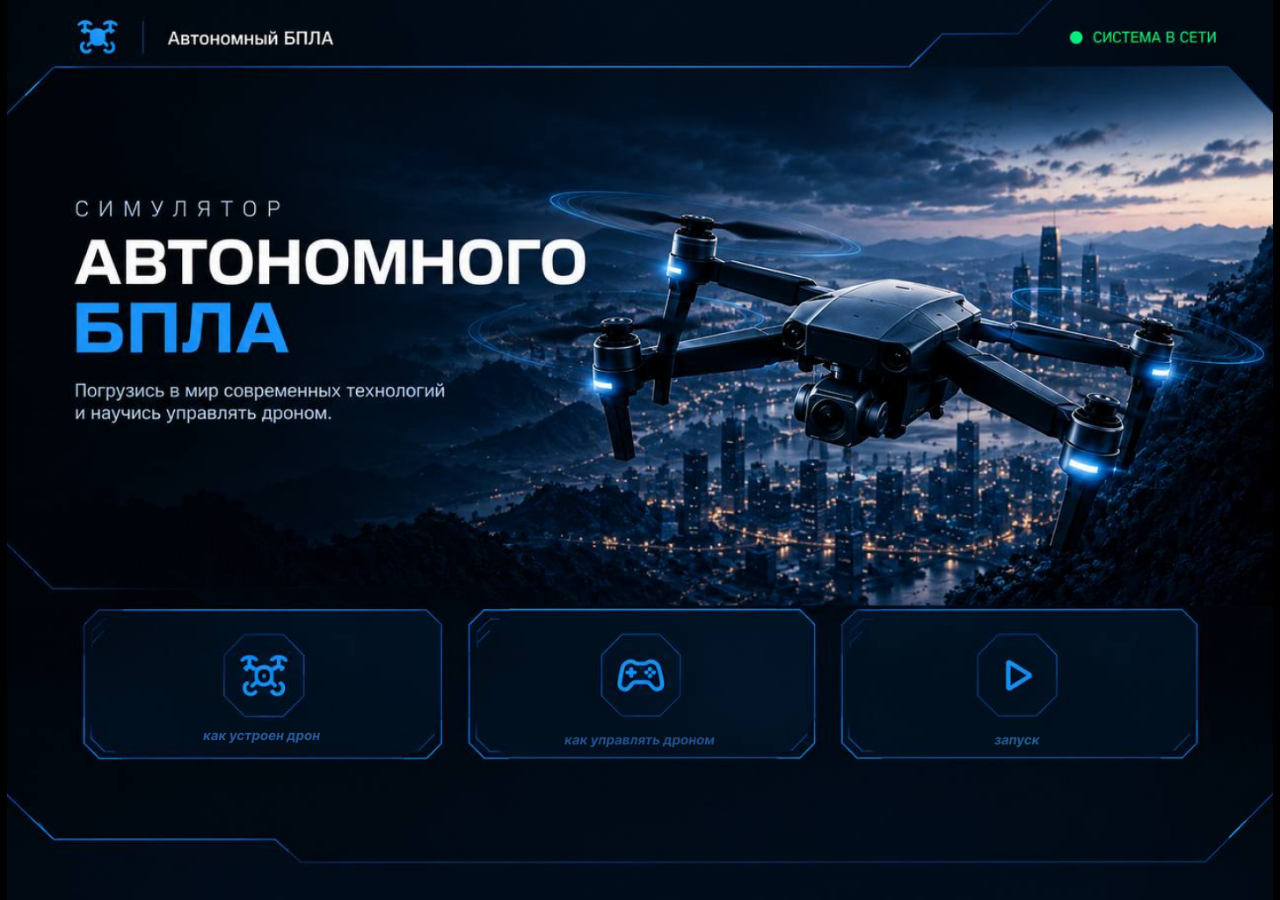
<file: index.html>
<!DOCTYPE html>
<html lang="ru">
<head>
    <meta charset="UTF-8">
    <meta name="viewport" content="width=device-width, initial-scale=1.0">
    <title>Автономный БПЛА</title>
    <link rel="stylesheet" href="static/style.css">
</head>
<body class="hero-page">

    <div class="hero-wrapper">

        <img class="hero-image"
             src="static/images/hero.jpg"
             alt="Автономный БПЛА">

        <a href="device.html" class="hero-btn hero-btn-1"></a>
        <a href="tutorial.html" class="hero-btn hero-btn-2"></a>
        <a href="simulator.html" class="hero-btn hero-btn-3"></a>

    </div>

</body>
</html>
</file>
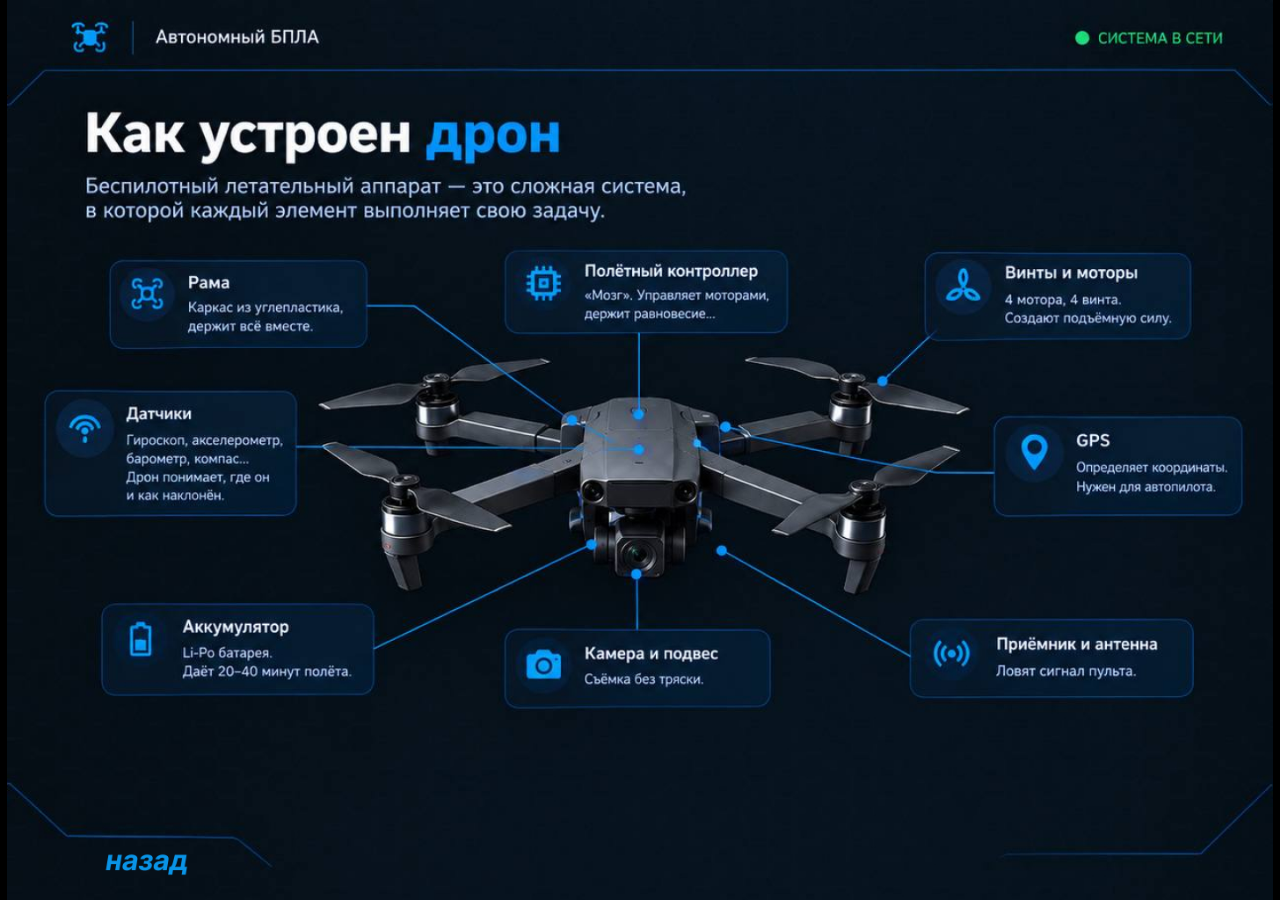
<file: device.html>
<!DOCTYPE html>
<html lang="ru">
<head>
    <meta charset="UTF-8">
    <meta name="viewport" content="width=device-width, initial-scale=1.0">
    <title>Как устроен дрон</title>
    <link rel="stylesheet" href="style.css">
</head>
<body class="fullscreen-page">
    <div class="fullscreen-wrapper">
        <img class="fullscreen-image"
             src="device.jpg"
             alt="Как устроен дрон">
        <a href="index.html" class="image-btn image-btn-back"></a>
    </div>
</body>
</html>
</file>
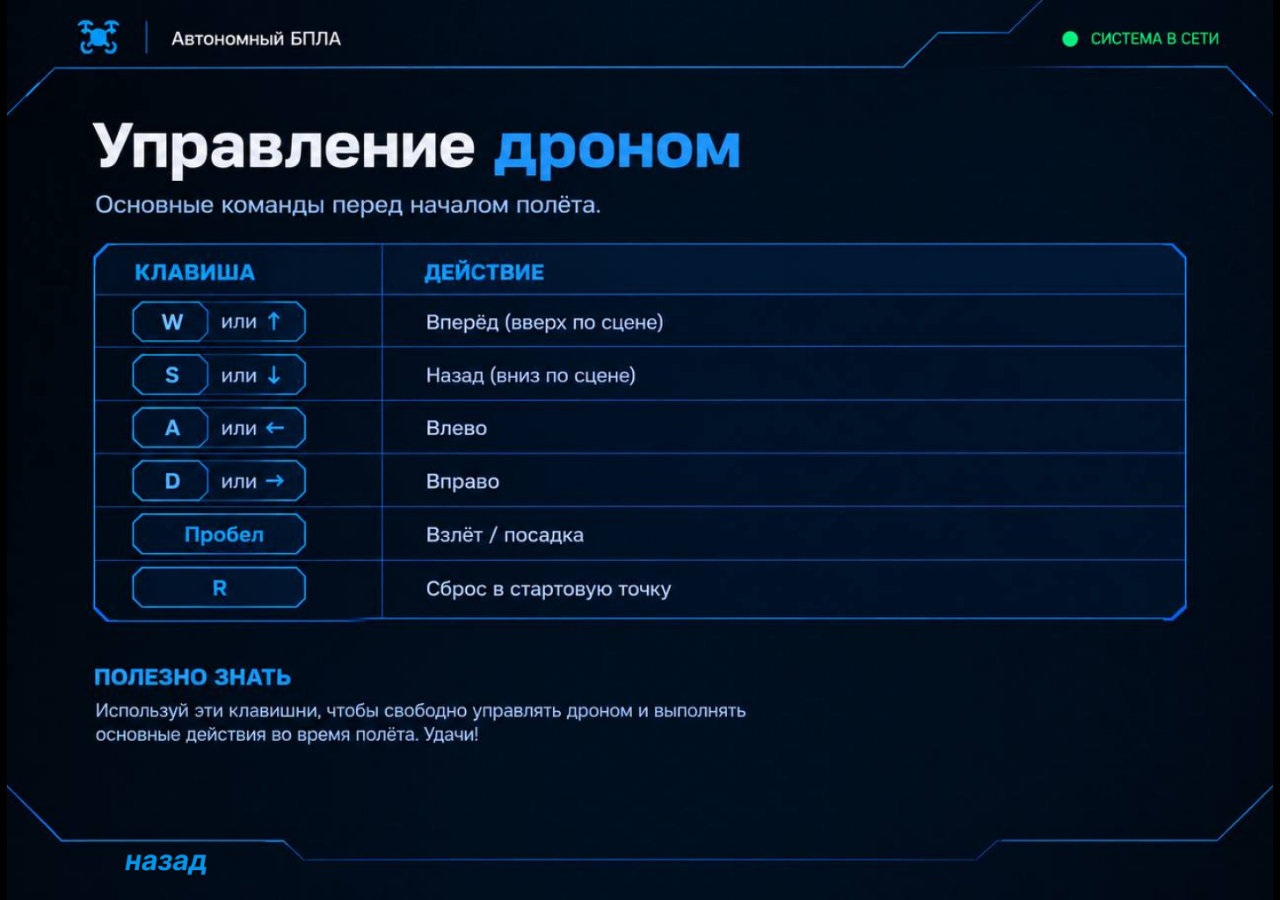
<file: tutorial.html>
<!DOCTYPE html>
<html lang="ru">
<head>
    <meta charset="UTF-8">
    <meta name="viewport" content="width=device-width, initial-scale=1.0">
    <title>Как управлять дроном</title>
    <link rel="stylesheet" href="style.css">
</head>
<body class="fullscreen-page">
    <div class="fullscreen-wrapper">
        <img class="fullscreen-image"
             src="tutorial.jpg"
             alt="Как управлять дроном">
        <a href="index.html" class="image-btn image-btn-back"></a>
    </div>
</body>
</html>
</file>
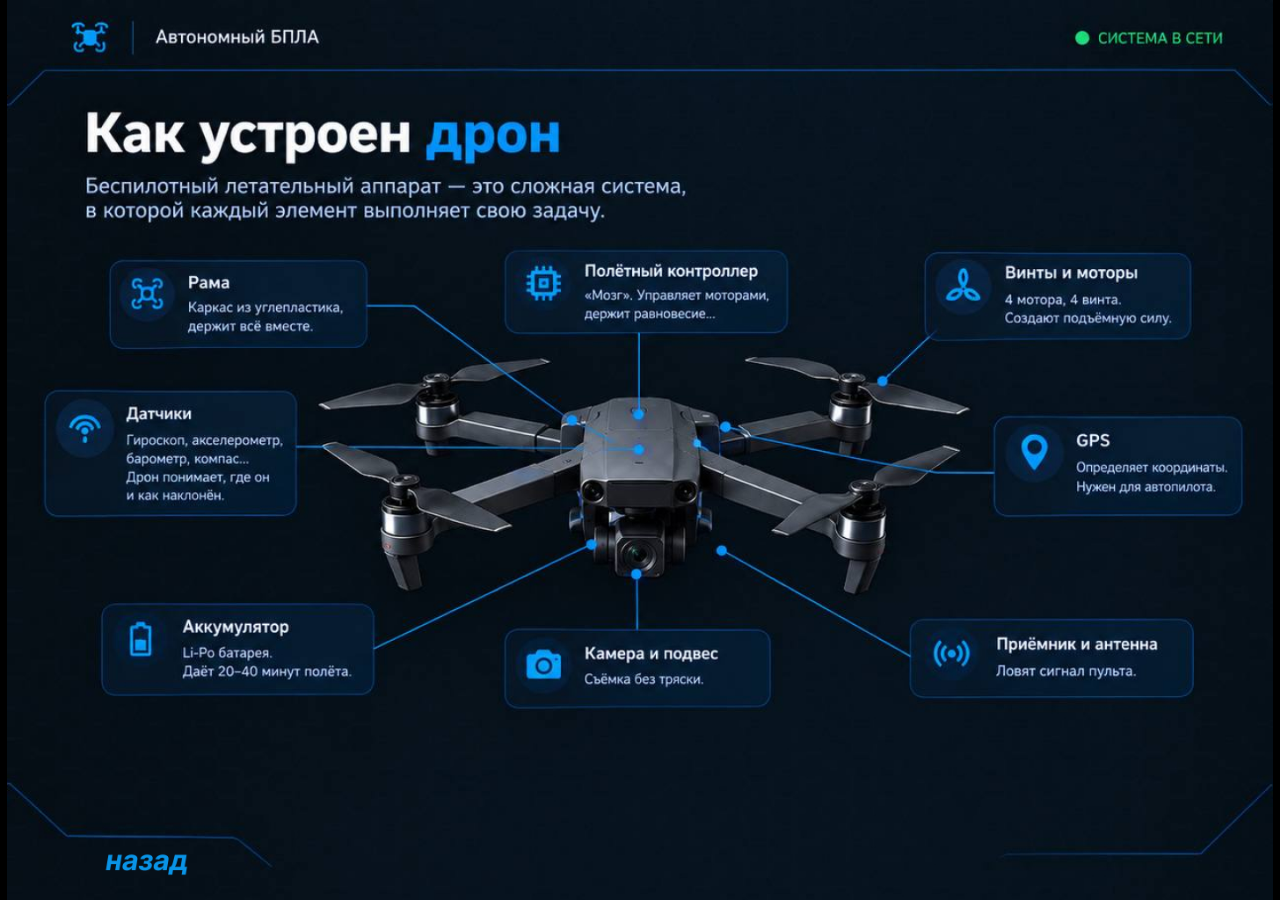
<file: templates/device.html>
<!DOCTYPE html>
<html lang="ru">
<head>
    <meta charset="UTF-8">
    <meta name="viewport" content="width=device-width, initial-scale=1.0">
    <title>Как устроен дрон</title>
    <style>
        * { margin: 0; padding: 0; box-sizing: border-box; }
        body {
            background: #000;
            display: flex;
            align-items: center;
            justify-content: center;
            height: 100vh;
            width: 100vw;
            overflow: hidden;
        }
        .img-container {
            position: relative;
            width: 100%;
            height: 100%;
            max-width: calc(100vh * 1440 / 1024);
            max-height: 100vh;
            aspect-ratio: 1440 / 1024;
        }
        .img-container img {
            width: 100%;
            height: 100%;
            object-fit: fill;
            display: block;
        }
        .back-btn {
            position: absolute;
            left: 4%;
            bottom: 1%;
            width: 14%;
            height: 6%;
            cursor: pointer;
            border-radius: 12px;
        }
        .back-btn:hover {
            background: rgba(85, 214, 107, 0.2);
        }
    </style>
</head>
<body>
    <div class="img-container">
        <img src="/static/images/device.jpg" alt="Как устроен дрон">
        <a href="/" class="back-btn"></a>
    </div>
</body>
</html>
</file>
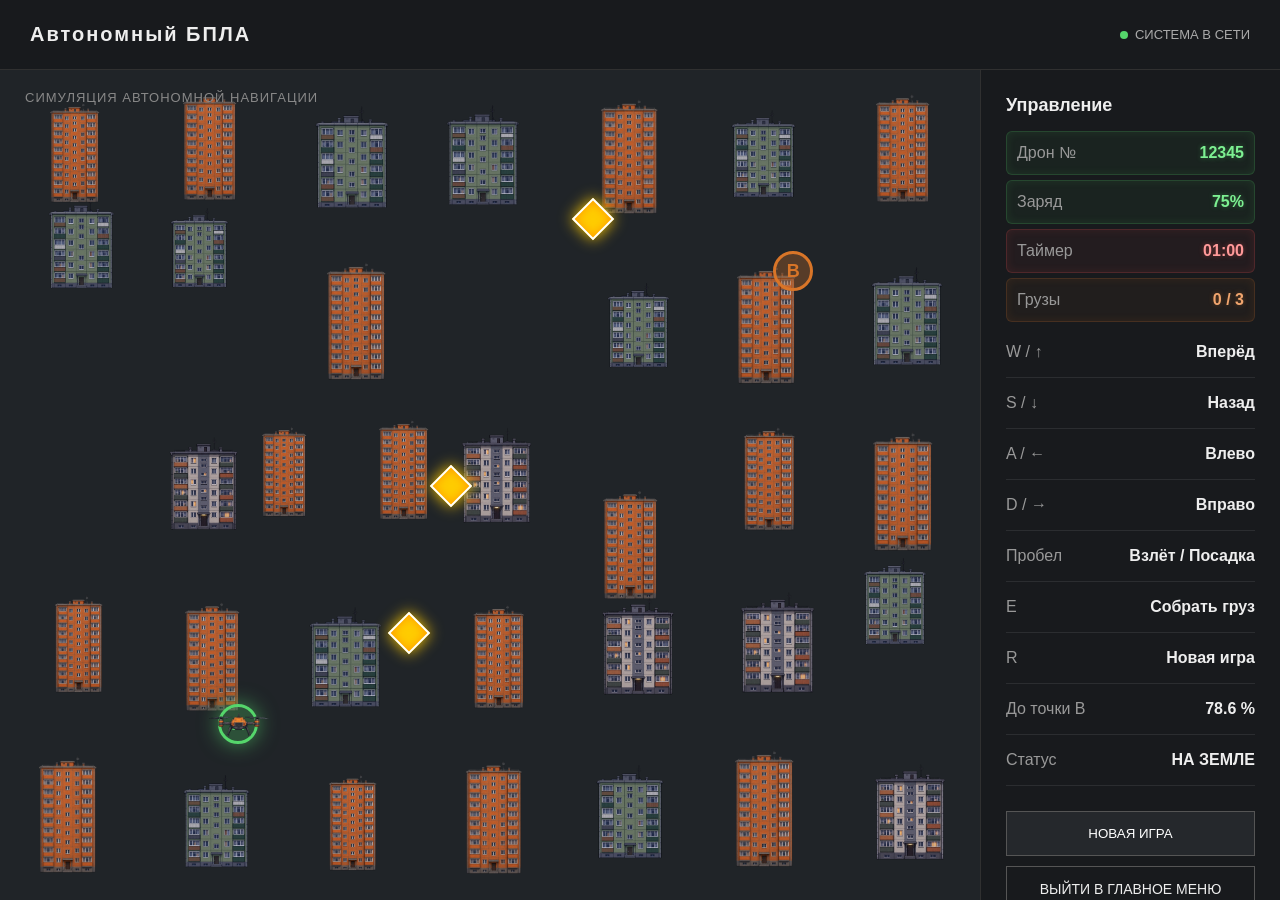
<file: templates/simulator.html>
<!DOCTYPE html>
<html lang="ru">
<head>
    <meta charset="UTF-8">
    <meta name="viewport" content="width=device-width, initial-scale=1.0">
    <title>Симулятор — Автономный БПЛА</title>
    <link rel="stylesheet" href="/static/style.css">
</head>
<body class="sim-page">

<header>
    <a href="/" class="logo">Автономный БПЛА</a>
    <div class="status"><span class="dot"></span>СИСТЕМА В СЕТИ</div>
</header>

<main>
    <section class="scene">
        <div class="scene-title">СИМУЛЯЦИЯ АВТОНОМНОЙ НАВИГАЦИИ</div>

        <!-- МИНИ-ПАНЕЛЬ ДЛЯ ТЕЛЕФОНА -->
        <div class="mobile-hud">
            <div class="hud-item">Таймер <strong id="mob-timer">01:00</strong></div>
            <div class="hud-item">Заряд <strong id="mob-battery">...</strong></div>
            <div class="hud-item">Грузы <strong id="mob-cargo">0/3</strong></div>
        </div>

        <div class="city" id="city">
            <div class="point point-a" id="point-a">A</div>
            <div class="point point-b" id="point-b">B</div>

            <img id="drone" class="drone"
                 data-front="/static/images/drone-front.jpg"
                 data-back="/static/images/drone-back.jpg"
                 data-left="/static/images/drone-left.jpg"
                 data-right="/static/images/drone-right.jpg"
                 src="/static/images/drone-back.jpg"
                 alt="Беспилотный летательный аппарат">
        </div>

        <div class="win-message" id="win-message">
            ВЫ ДОСТИГЛИ МЕСТА НАЗНАЧЕНИЯ
        </div>

        <div class="explosion-overlay" id="explosion-overlay">
            <h1 class="explosion-text" id="explosion-text">ДРОН БЫЛ ВЗОРВАН!</h1>
            <a href="/search" class="btn-restart">НАЙТИ НОВОГО ДРОНА</a>
        </div>
    </section>

    <aside>
        <h2>Управление</h2>
        
        <div class="parameter param-green">
            <span>Дрон №</span>
            <strong id="drone-serial-display">...</strong>
        </div>
        <div class="parameter param-green">
            <span>Заряд</span>
            <strong id="drone-battery-display">...</strong>
        </div>
        <div class="parameter param-red">
            <span>Таймер</span>
            <strong id="timer-display">01:00</strong>
        </div>
        <div class="parameter param-orange">
            <span>Грузы</span>
            <strong id="cargo-display">0 / 3</strong>
        </div>

        <div class="parameter"><span>W / ↑</span><strong>Вперёд</strong></div>
        <div class="parameter"><span>S / ↓</span><strong>Назад</strong></div>
        <div class="parameter"><span>A / ←</span><strong>Влево</strong></div>
        <div class="parameter"><span>D / →</span><strong>Вправо</strong></div>
        <div class="parameter"><span>Пробел</span><strong>Взлёт / Посадка</strong></div>
        <div class="parameter"><span>E</span><strong>Собрать груз</strong></div>
        <div class="parameter"><span>R</span><strong>Новая игра</strong></div>
        <div class="parameter">
            <span>До точки B</span>
            <strong id="distance">—</strong>
        </div>
        <div class="parameter">
            <span>Статус</span>
            <strong id="flight-status">НА ЗЕМЛЕ</strong>
        </div>

        <button id="restart-button">НОВАЯ ИГРА</button>
        <a href="/" class="btn-menu">ВЫЙТИ В ГЛАВНОЕ МЕНЮ</a>
    </aside>
</main>

<script src="/static/simulator.js"></script>
</body>
</html>
</file>
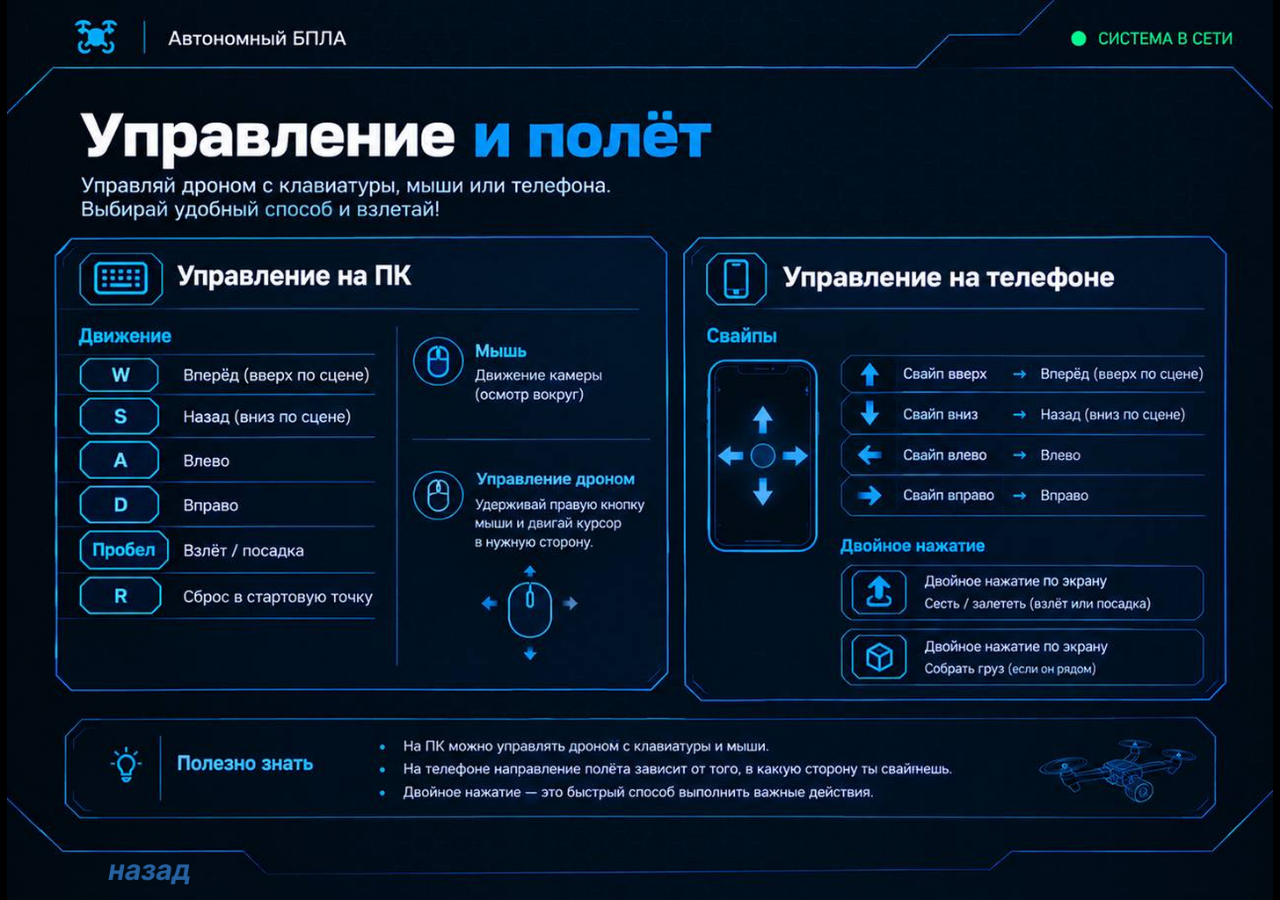
<file: templates/tutorial.html>
<!DOCTYPE html>
<html lang="ru">
<head>
    <meta charset="UTF-8">
    <meta name="viewport" content="width=device-width, initial-scale=1.0">
    <title>Как управлять дроном</title>
    <style>
        /* Встроенные стили — работают мгновенно */
        * { margin: 0; padding: 0; box-sizing: border-box; }
        body {
            background: #000;
            display: flex;
            align-items: center;
            justify-content: center;
            height: 100vh;
            width: 100vw;
            overflow: hidden; /* Убирает полосы прокрутки */
        }
        .img-container {
            position: relative;
            width: 100%;
            height: 100%;
            max-width: calc(100vh * 1440 / 1024); /* Вписываем в пропорции */
            max-height: 100vh;
            aspect-ratio: 1440 / 1024;
        }
        .img-container img {
            width: 100%;
            height: 100%;
            object-fit: fill;
            display: block;
        }
        .back-btn {
            position: absolute;
            left: 4%;
            bottom: 1%;
            width: 14%;
            height: 6%;
            cursor: pointer;
            border-radius: 12px;
        }
        .back-btn:hover {
            background: rgba(85, 214, 107, 0.2);
        }
    </style>
</head>
<body>
    <div class="img-container">
        <img src="/static/images/tutorial.jpg" alt="Как управлять дроном">
        <a href="/" class="back-btn"></a>
    </div>
</body>
</html>
</file>
<file: static/style.css>
/* ===== БАЗОВЫЕ СТИЛИ ===== */
* {
    box-sizing: border-box;
}

body {
    margin: 0;
    padding: 0;
    background: #111315;
    color: #eeeeee;
    font-family: Arial, sans-serif;
    overflow: hidden; /* Убираем полосы прокрутки */
}

/* ===== ГЛАВНАЯ СТРАНИЦА (HERO) ===== */
.hero-page {
    background: #000;
    display: flex;
    align-items: center;
    justify-content: center;
    height: 100vh;
    width: 100vw;
}

.hero-wrapper {
    position: relative;
    aspect-ratio: 1440 / 1024;
    width: 100%;
    max-width: calc(100vh * 1440 / 1024);
    max-height: 100vh;
}

.hero-image {
    width: 100%;
    height: 100%;
    object-fit: fill;
    display: block;
}

/* Прозрачные кнопки на главной */
.hero-btn {
    position: absolute;
    display: block;
    cursor: pointer;
    border-radius: 12px;
    transition: background 0.2s ease;
}

.hero-btn:hover {
    background: rgba(85, 214, 107, 0.2);
}

.hero-btn-1 { left: 6%;  top: 68%; width: 28%; height: 16%; }
.hero-btn-2 { left: 36%; top: 68%; width: 28%; height: 16%; }
.hero-btn-3 { left: 66%; top: 68%; width: 28%; height: 16%; }

/* Кнопки аккаунта (правый верхний угол) */
.auth-buttons {
    position: absolute;
    top: 20px;
    right: 30px;
    z-index: 100;
    display: flex;
    gap: 15px;
    align-items: center;
}

.auth-buttons a {
    font-size: 14px;
    text-decoration: none;
    padding: 8px 16px;
    border-radius: 8px;
    transition: 0.2s;
}

.btn-login { color: #fff; border: 1px solid #55d66b; }
.btn-login:hover { background: rgba(85, 214, 107, 0.2); }
.btn-register { color: #000; background: #55d66b; font-weight: bold; }
.btn-register:hover { background: #45b558; }

/* Плашка пользователя внизу */
.bottom-user-panel {
    position: absolute;
    bottom: 20px;
    width: 100%;
    display: flex;
    justify-content: center;
    align-items: center;
    gap: 15px;
    z-index: 100;
    pointer-events: none;
}

.bottom-username {
    color: rgba(255,255,255,0.8);
    font-size: 15px;
    letter-spacing: 1px;
    background: rgba(0,0,0,0.7);
    padding: 8px 20px;
    border-radius: 20px;
    border: 1px solid #333;
}

.btn-logout-bottom {
    color: #ff5555;
    text-decoration: none;
    font-size: 14px;
    padding: 8px 18px;
    border-radius: 20px;
    border: 1px solid #ff5555;
    background: rgba(0,0,0,0.7);
    transition: 0.2s;
    pointer-events: auto;
}
.btn-logout-bottom:hover { background: rgba(255, 85, 85, 0.2); color: #fff; }

/* ===== СТРАНИЦЫ DEVICE И TUTORIAL ===== */
.fullscreen-page {
    background: #000;
    display: flex;
    align-items: center;
    justify-content: center;
    height: 100vh;
    width: 100vw;
}

.fullscreen-wrapper {
    position: relative;
    aspect-ratio: 1440 / 1024;
    width: 100%;
    max-width: calc(100vh * 1440 / 1024);
    max-height: 100vh;
}

.fullscreen-image {
    width: 100%;
    height: 100%;
    object-fit: fill;
    display: block;
}

.image-btn {
    position: absolute;
    display: block;
    cursor: pointer;
    border-radius: 12px;
    transition: background 0.2s ease;
}
.image-btn:hover { background: rgba(85, 214, 107, 0.2); }
.image-btn-back { left: 4%; bottom: 1%; width: 14%; height: 6%; }

/* ===== ОКНО ВЫБОРА УСТРОЙСТВА ===== */
.device-modal {
    position: fixed;
    top: 0; left: 0; width: 100vw; height: 100vh;
    background: rgba(10, 12, 15, 0.95);
    z-index: 9999;
    display: flex;
    align-items: center;
    justify-content: center;
}

.modal-content {
    background: #181a1d;
    padding: 40px;
    border-radius: 16px;
    border: 1px solid #333;
    text-align: center;
    max-width: 400px;
    width: 90%;
}

.modal-content h2 { color: #fff; margin-top: 0; }
.modal-content p { color: #888; margin-bottom: 30px; }

.device-buttons {
    display: flex;
    gap: 20px;
    justify-content: center;
}

.device-buttons button {
    background: #25282c;
    border: 2px solid #55d66b;
    color: #fff;
    padding: 20px 30px;
    border-radius: 12px;
    font-size: 18px;
    cursor: pointer;
    transition: 0.2s;
}
.device-buttons button:hover { background: rgba(85, 214, 107, 0.2); }

/* ===== СИМУЛЯТОР (ПК ВЕРСИЯ) ===== */
header {
    height: 70px;
    display: flex;
    align-items: center;
    justify-content: space-between;
    padding: 0 30px;
    border-bottom: 1px solid #303030;
    background: #181a1d;
}

.logo {
    font-size: 20px;
    font-weight: bold;
    letter-spacing: 2px;
    color: #eeeeee;
    text-decoration: none;
}

.status { font-size: 13px; color: #aaaaaa; }
.dot {
    display: inline-block;
    width: 8px; height: 8px;
    background: #55d66b;
    border-radius: 50%;
    margin-right: 7px;
}

main {
    display: flex;
    height: calc(100vh - 70px);
}

.scene {
    flex: 1;
    position: relative;
    background: #202428;
    overflow: hidden;
}

.scene-title {
    position: absolute;
    top: 20px; left: 25px;
    font-size: 13px; color: #888;
    letter-spacing: 1px;
    z-index: 20;
}

/* Город и дома */
.city {
    position: absolute;
    inset: 0;
}

.house {
    position: absolute;
    object-fit: contain;
    user-select: none;
    pointer-events: none;
    z-index: 2;
}

.drone {
    position: absolute;
    width: 75px; height: 75px;
    object-fit: contain;
    left: 10%; top: 70%;
    transform: translate(-50%, -50%);
    z-index: 10;
    user-select: none;
    pointer-events: none;
    transition: transform 0.2s ease;
}

/* Точки А и Б */
.point {
    position: absolute;
    width: 40px; height: 40px;
    border-radius: 50%;
    display: flex;
    align-items: center;
    justify-content: center;
    font-weight: bold; font-size: 18px;
    transform: translate(-50%, -50%);
    z-index: 5;
    pointer-events: none;
}

.point-a {
    background: rgba(85, 214, 107, 0.25);
    border: 3px solid #55d66b;
    color: #55d66b;
    box-shadow: 0 0 20px rgba(85, 214, 107, 0.6);
}

.point-b {
    background: rgba(216, 117, 40, 0.3);
    border: 3px solid #d87528;
    color: #d87528;
    animation: pulse 1.5s infinite;
}

@keyframes pulse {
    0%, 100% { transform: translate(-50%, -50%) scale(1); box-shadow: 0 0 25px rgba(216, 117, 40, 0.8); }
    50% { transform: translate(-50%, -50%) scale(1.2); box-shadow: 0 0 45px rgba(216, 117, 40, 1); }
}

/* Грузы */
.cargo {
    position: absolute;
    width: 30px; height: 30px;
    background: #ffcc00;
    border: 2px solid #fff;
    box-shadow: 0 0 15px #ffcc00, inset 0 0 10px #ff9900;
    transform: translate(-50%, -50%) rotate(45deg);
    z-index: 4;
    pointer-events: none;
    animation: float 1.5s infinite alternate;
}

@keyframes float {
    from { transform: translate(-50%, -50%) rotate(45deg) scale(1); }
    to { transform: translate(-50%, -50%) rotate(45deg) scale(1.2); }
}

/* Правая панель управления */
aside {
    width: 300px;
    padding: 25px;
    background: #181a1d;
    border-left: 1px solid #303030;
    overflow-y: auto;
}

aside h2 { margin-top: 0; font-size: 18px; }

.parameter {
    display: flex;
    justify-content: space-between;
    padding: 16px 0;
    border-bottom: 1px solid #2b2d30;
    color: #999;
}
.parameter strong { color: #eee; }

/* Мягкие цвета для панели (зеленый, красный, оранжевый) */
.param-green {
    background: rgba(85, 214, 107, 0.05) !important;
    border: 1px solid rgba(85, 214, 107, 0.2) !important;
    box-shadow: 0 0 10px rgba(85, 214, 107, 0.1) inset !important;
    border-radius: 6px;
    padding: 12px 10px !important;
    margin-bottom: 5px;
}
.param-green strong { color: #7df092; text-shadow: 0 0 5px rgba(85, 214, 107, 0.4); }

.param-red {
    background: rgba(255, 85, 85, 0.05) !important;
    border: 1px solid rgba(255, 85, 85, 0.2) !important;
    box-shadow: 0 0 10px rgba(255, 85, 85, 0.1) inset !important;
    border-radius: 6px;
    padding: 12px 10px !important;
    margin-bottom: 5px;
}
.param-red strong { color: #ff9999; text-shadow: 0 0 5px rgba(255, 85, 85, 0.4); }

.param-orange {
    background: rgba(216, 117, 40, 0.05) !important;
    border: 1px solid rgba(216, 117, 40, 0.2) !important;
    box-shadow: 0 0 10px rgba(216, 117, 40, 0.1) inset !important;
    border-radius: 6px;
    padding: 12px 10px !important;
    margin-bottom: 5px;
}
.param-orange strong { color: #f0a56e; text-shadow: 0 0 5px rgba(216, 117, 40, 0.4); }

/* Кнопки в симуляторе */
button {
    width: 100%;
    padding: 14px;
    margin-top: 25px;
    border: 1px solid #555;
    background: #25282c;
    color: white;
    cursor: pointer;
    transition: 0.2s;
}
button:hover { filter: brightness(1.15); }

.btn-menu {
    display: block;
    width: 100%;
    padding: 14px;
    margin-top: 10px;
    border: 1px solid #555;
    background: transparent;
    color: #eee;
    text-align: center;
    text-decoration: none;
    cursor: pointer;
    font-size: 14px;
}
.btn-menu:hover { background: #25282c; border-color: #777; }

/* Оверлеи (взрыв и победа) */
.win-message {
    position: absolute;
    top: 50%; left: 50%;
    padding: 30px 60px;
    background: rgba(85, 214, 107, 0.95);
    color: #000;
    font-size: 24px; font-weight: bold; letter-spacing: 3px;
    border-radius: 16px;
    opacity: 0; pointer-events: none;
    transform: translate(-50%, -50%) scale(0.8);
    transition: 0.3s ease;
    z-index: 100; text-align: center;
}
.win-message.visible { opacity: 1; transform: translate(-50%, -50%) scale(1); }

.explosion-overlay {
    position: absolute;
    top: 0; left: 0; right: 0; bottom: 0;
    background: rgba(139, 0, 0, 0.85);
    display: flex; flex-direction: column;
    align-items: center; justify-content: center;
    z-index: 1000;
    opacity: 0; pointer-events: none;
    transition: opacity 0.3s ease;
}
.explosion-overlay.visible { opacity: 1; pointer-events: auto; }

.explosion-text {
    color: #fff; font-size: 48px;
    text-shadow: 0 0 20px #ff0000;
    margin-bottom: 40px; letter-spacing: 5px;
}

.btn-restart {
    background: #fff; color: #8b0000;
    padding: 15px 40px; text-decoration: none;
    font-weight: bold; font-size: 20px;
    border-radius: 8px; transition: transform 0.2s;
}
.btn-restart:hover { transform: scale(1.05); }

/* ===== СТРАНИЦА ПОИСКА ДРОНА (SEARCH) ===== */
.search-container {
    display: flex;
    flex-direction: column;
    align-items: center;
    justify-content: center;
    height: 100vh;
    width: 100vw;
    background: #111315;
    color: #eee;
}

.spinner {
    width: 60px; height: 60px;
    border: 4px solid rgba(85, 214, 107, 0.2);
    border-top-color: #55d66b;
    border-radius: 50%;
    animation: spin 1s linear infinite;
    margin-bottom: 20px;
}
@keyframes spin { 100% { transform: rotate(360deg); } }

.result-card {
    background: #181a1d;
    border: 1px solid #303030;
    padding: 40px; border-radius: 16px;
    text-align: center; display: none;
}
.result-card img { width: 200px; height: 200px; object-fit: contain; margin-bottom: 20px; }
.result-card h2 { margin: 10px 0; color: #55d66b; }
.result-card p { font-size: 18px; color: #aaa; }
.result-card strong { color: #fff; font-size: 22px; }

.buttons { margin-top: 30px; display: flex; gap: 15px; }
.btn-search { background: #25282c; border: 1px solid #555; color: white; padding: 15px 30px; border-radius: 8px; cursor: pointer; font-size: 16px; }
.btn-start { background: #d87528; border: none; color: white; padding: 15px 30px; border-radius: 8px; cursor: pointer; font-size: 16px; font-weight: bold; }
.btn:hover { filter: brightness(1.2); }

/* ===== МОБИЛЬНАЯ ПАНЕЛЬ (HUD) ===== */
.mobile-hud {
    display: none; /* По умолчанию скрыта */
}


/* =======================================================
   МОБИЛЬНАЯ ВЕРСИЯ (Класс is-mobile добавляется через JS)
   ======================================================= */

/* Мобильная версия картинок (главная и страницы "Дрон", "Управление") */
body.is-mobile .hero-wrapper,
body.is-mobile .fullscreen-wrapper {
    width: 100vw;
    height: auto; /* Высота подстраивается под ширину */
    aspect-ratio: 1440 / 1024; /* Сохраняем пропорции */
    max-width: 100vw;
    max-height: 100vh;
    margin: auto; /* Центрируем по вертикали (черные полосы сверху и снизу) */
}

body.is-mobile .hero-image,
body.is-mobile .fullscreen-image {
    width: 100%;
    height: 100%;
    object-fit: fill; /* Картинка заполняет контейнер ровно по пропорциям */
}

/* Кнопки входа (прижимаем к верху экрана) */
body.is-mobile .auth-buttons {
    top: 15px;
    right: 15px;
    transform: scale(0.85);
    transform-origin: top right;
}

/* Скрываем шапку и панель в симуляторе на мобилке */
body.is-mobile .sim-page header { display: none; }
body.is-mobile .sim-page main { flex-direction: column; height: 100vh; width: 100vw; }
body.is-mobile .sim-page aside { display: none; }
body.is-mobile .sim-page .scene { width: 100vw; height: 100vh; }

/* Показываем мобильную панель HUD в симуляторе */
body.is-mobile .mobile-hud {
    display: flex;
    position: absolute;
    top: 10px; left: 10px;
    gap: 15px;
    background: rgba(0, 0, 0, 0.7);
    padding: 8px 15px;
    border-radius: 10px;
    border: 1px solid #333;
    color: #eee;
    font-family: Arial, sans-serif;
    z-index: 50;
    pointer-events: none;
}

body.is-mobile .mobile-hud .hud-item {
    display: flex;
    flex-direction: column;
    align-items: center;
    font-size: 11px;
    text-transform: uppercase;
    color: #888;
}

body.is-mobile .mobile-hud .hud-item strong {
    font-size: 16px;
    color: #55d66b;
    margin-top: 2px;
}
/* ===== ИСПРАВЛЕНИЕ КНОПОК НА ГЛАВНОЙ ДЛЯ ТЕЛЕФОНА ===== */
body.is-mobile .hero-btn-1 { 
    left: 6%; 
    top: 56%; /* Подняли выше */
    width: 28%; 
    height: 18%; 
}

body.is-mobile .hero-btn-2 { 
    left: 36%; 
    top: 56%; 
    width: 28%; 
    height: 18%; 
}

body.is-mobile .hero-btn-3 { 
    left: 66%; 
    top: 56%; 
    width: 28%; 
    height: 18%; 
}
/* Прячем полосы прокрутки на мобильных */
body.is-mobile::-webkit-scrollbar { display: none; }
</file>
<file: style.css>
* {
box-sizing: border-box;
}
body {
margin: 0;
background: #111315;
color: #eeeeee;
font-family: Arial, sans-serif;
}
header {
height: 70px;
display: flex;
align-items: center;
justify-content: space-between;
padding: 0 30px;
border-bottom: 1px solid #303030;
background: #181a1d;
}
.logo {
    font-size: 20px;
    font-weight: bold;
    letter-spacing: 2px;
    color: #eeeeee;
    text-decoration: none;
}
.status {
font-size: 13px;
color: #aaaaaa;
}
.dot {
display: inline-block;
width: 8px;
height: 8px;
background: #55d66b;
border-radius: 50%;
margin-right: 7px;
}
main {
display: flex;
height: calc(100vh - 70px);
}
.scene {
flex: 1;
position: relative;
background: #202428;
overflow: hidden;
}
.scene-title {
position: absolute;
top: 20px;
left: 25px;
font-size: 13px;
color: #888;

letter-spacing: 1px;

z-index: 20;
}
/* ГОРОД */
.city {
position: absolute;
inset: 0;
}
/* ДОМА */
.house {
position: absolute;
width: 120px;
height: 100px;

object-fit: contain;

user-select: none;
pointer-events: none;

z-index: 2;
}
/* Расстановка домов */
.house1 {
left: 8%;
top: 18%;
}
.house2 {
left: 32%;
top: 12%;
}
.house3 {
left: 60%;
top: 18%;
}
.house4 {
left: 78%;
top: 38%;
}
.house5 {
left: 50%;
top: 48%;
}
.house6 {
left: 22%;
top: 55%;
}
.house7 {
left: 5%;
top: 72%;
}
.house8 {
left: 38%;
top: 72%;
}
.house9 {
left: 70%;
top: 72%;
}
/* МАРШРУТ */
#route {
position: absolute;
left: 10%;
top: 70%;

width: 0;
height: 4px;

background: #55d66b;

z-index: 3;

opacity: 0;

box-shadow: 0 0 8px rgba(85, 214, 107, 0.7);
}
/* ДРОН */
.drone {
position: absolute;
width: 75px;
height: 75px;

object-fit: contain;

left: 10%;
top: 70%;

transform: translate(-50%, -50%);

z-index: 10;

user-select: none;
pointer-events: none;
}
/* ПАНЕЛЬ */
aside {
width: 300px;
padding: 25px;

background: #181a1d;

border-left: 1px solid #303030;
}
aside h2 {
margin-top: 0;
font-size: 18px;
}
.parameter {
display: flex;
justify-content: space-between;

padding: 16px 0;

border-bottom: 1px solid #2b2d30;

color: #999;
}
.parameter strong {
color: #eee;
}
button {
width: 100%;
padding: 14px;

margin-top: 25px;

border: 1px solid #555;

background: #25282c;

color: white;

cursor: pointer;
}
button.start {
margin-top: 10px;
background: #d87528;

border-color: #d87528;
}
button:hover {
filter: brightness(1.15);
}
/* КНОПКА НАЗАД */
.back-btn {
    color: #aaaaaa;
    text-decoration: none;
    font-size: 14px;
    letter-spacing: 1px;
}
.back-btn:hover {
    color: #55d66b;
}

/* ГЛАВНАЯ */
.page-main {
    height: calc(100vh - 70px);
    display: flex;
    flex-direction: column;
    align-items: center;
    justify-content: center;
    text-align: center;
    padding: 20px;
    gap: 16px;
}

.hero-img {
    max-width: 420px;
    width: 100%;
    height: auto;
    margin-bottom: 10px;
}

.page-main h1 {
    font-size: 42px;
    margin: 0;
    letter-spacing: 3px;
}

.subtitle {
    color: #888;
    margin: 0 0 30px;
    font-size: 15px;
    letter-spacing: 1px;
}

.menu-buttons {
    display: flex;
    flex-direction: column;
    gap: 12px;
    width: 320px;
}

.btn {
    display: block;
    padding: 16px;
    background: #25282c;
    border: 1px solid #555;
    color: #fff;
    text-decoration: none;
    letter-spacing: 1px;
    font-size: 14px;
    transition: 0.2s;
    text-align: center;
}

.btn:hover {
    filter: brightness(1.2);
}

.btn-start {
    background: #d87528;
    border-color: #d87528;
}

/* ИНФО-СТРАНИЦЫ */
.page-info {
    height: calc(100vh - 70px);
    display: flex;
    align-items: center;
    justify-content: center;
    padding: 20px;
}

.info-img {
    max-width: 100%;
    max-height: 100%;
    object-fit: contain;
}
/* ГЛАВНАЯ СТРАНИЦА */
.hero-page {
    margin: 0;
    background: #000;
    overflow: hidden;
    display: flex;
    align-items: center;
    justify-content: center;
    height: 100vh;
}

.hero-wrapper {
    position: relative;
    aspect-ratio: 1440 / 1024;
    width: 100%;
    max-width: calc(100vh * 1440 / 1024);
    max-height: 100vh;
}

.hero-image {
    width: 100%;
    height: 100%;
    object-fit: fill;
    display: block;
}
.hero-btn {
    position: absolute;
    display: block;
    cursor: pointer;
    border-radius: 12px;
    transition: background 0.2s ease;
}

.hero-btn:hover {
    background: rgba(85, 214, 107, 0.2);
}

.hero-btn-1 { left: 6%;  top: 68%; width: 28%; height: 16%; }
.hero-btn-2 { left: 36%; top: 68%; width: 28%; height: 16%; }
.hero-btn-3 { left: 66%; top: 68%; width: 28%; height: 16%; }
/* ПОЛНОЭКРАННЫЕ СТРАНИЦЫ (device, tutorial) */
.fullscreen-page {
    margin: 0;
    background: #000;
    overflow: hidden;
    display: flex;
    align-items: center;
    justify-content: center;
    height: 100vh;
}

.fullscreen-wrapper {
    position: relative;
    aspect-ratio: 1440 / 1024;
    width: 100%;
    max-width: calc(100vh * 1440 / 1024);
    max-height: 100vh;
}

.fullscreen-image {
    width: 100%;
    height: 100%;
    object-fit: fill;
    display: block;
}
/* КНОПКА НАЗАД НА DEVICE / TUTORIAL */
.image-btn {
    position: absolute;
    display: block;
    cursor: pointer;
    border-radius: 12px;
    transition: background 0.2s ease;
}

.image-btn:hover {
    background: rgba(85, 214, 107, 0.2);
}

.image-btn-back {
    left: 4%;
    bottom: 1%;
    width: 14%;
    height: 6%;
}
/* ТОЧКИ A И B */
.point {
    position: absolute;
    width: 40px;
    height: 40px;
    border-radius: 50%;
    display: flex;
    align-items: center;
    justify-content: center;
    font-weight: bold;
    font-size: 18px;
    transform: translate(-50%, -50%);
    z-index: 5;
    pointer-events: none;
}

.point-a {
    background: rgba(85, 214, 107, 0.25);
    border: 3px solid #55d66b;
    color: #55d66b;
    box-shadow: 0 0 20px rgba(85, 214, 107, 0.6);
}

.point-b {
    background: rgba(216, 117, 40, 0.3);
    border: 3px solid #d87528;
    color: #d87528;
    animation: pulse 1.5s infinite;
}

@keyframes pulse {
    0%, 100% { transform: translate(-50%, -50%) scale(1);   box-shadow: 0 0 25px rgba(216, 117, 40, 0.8); }
    50%      { transform: translate(-50%, -50%) scale(1.2); box-shadow: 0 0 45px rgba(216, 117, 40, 1); }
}

/* СООБЩЕНИЕ О ПОБЕДЕ */
.win-message {
    position: absolute;
    top: 50%;
    left: 50%;
    padding: 30px 60px;
    background: rgba(85, 214, 107, 0.95);
    color: #000;
    font-size: 24px;
    font-weight: bold;
    letter-spacing: 3px;
    border-radius: 16px;
    opacity: 0;
    pointer-events: none;
    transform: translate(-50%, -50%) scale(0.8);
    transition: 0.3s ease;
    z-index: 100;
    text-align: center;
}

.win-message.visible {
    opacity: 1;
    transform: translate(-50%, -50%) scale(1);
}
</file>
